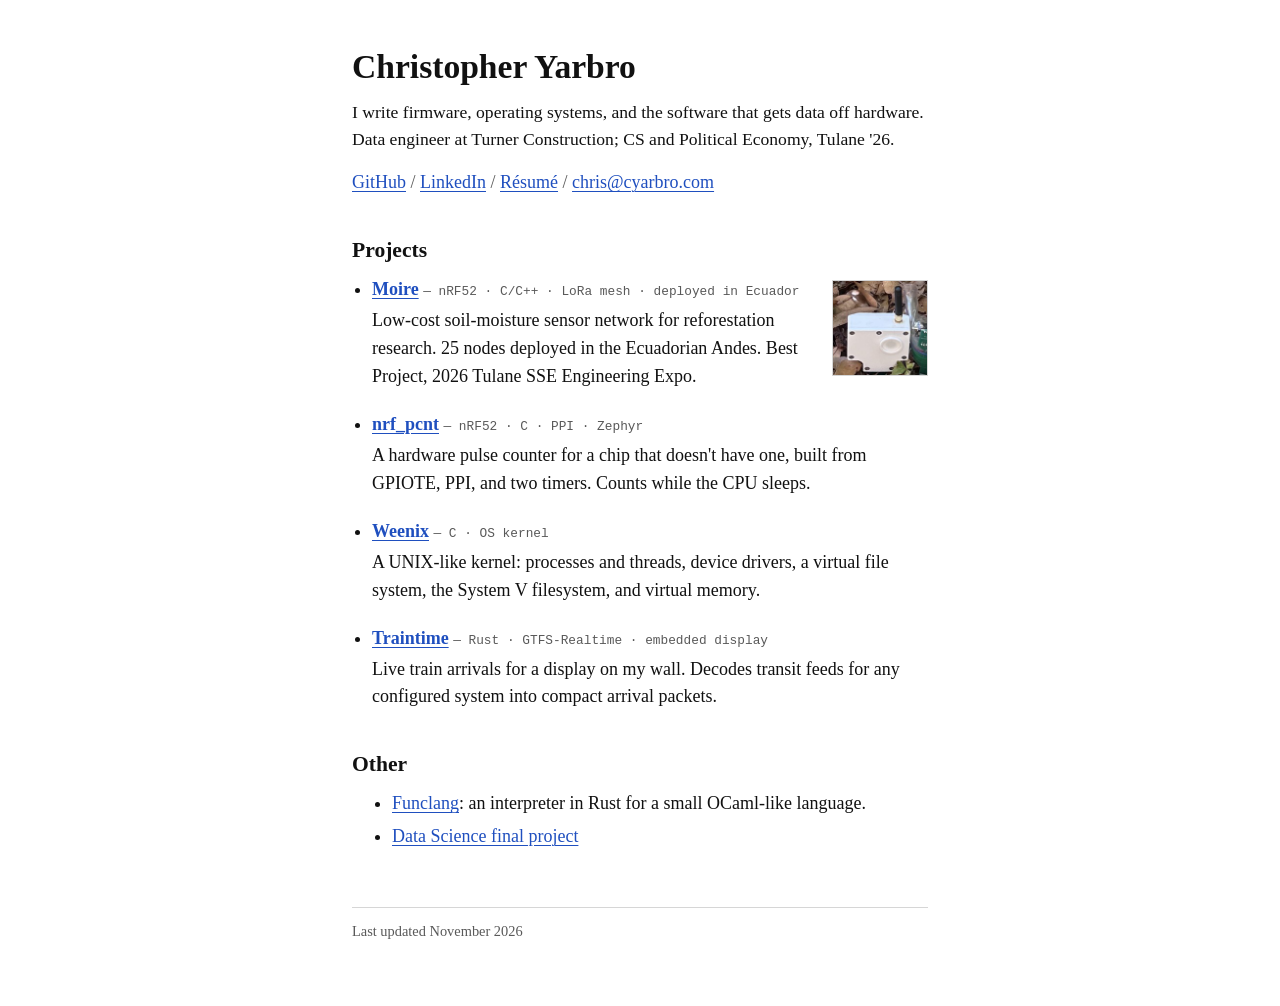
<file: index.html>
<!doctype html>
<html lang="en">
<head>
  <meta charset="utf-8">
  <meta name="viewport" content="width=device-width, initial-scale=1">
  <title>Christopher Yarbro</title>
  <meta name="description" content="Christopher Yarbro: embedded firmware, operating systems, and data engineering.">
  <link rel="stylesheet" href="/style.css">
</head>
<body>
<main>
  <h1>Christopher Yarbro</h1>
  <p class="lead">I write firmware, operating systems, and the software that gets data off hardware. Data engineer at Turner Construction; CS and Political Economy, Tulane '26.</p>
  <div class="links">
    <a href="https://github.com/yarbschris">GitHub</a>
    <a href="https://www.linkedin.com/in/christopher-yarbro-57a099294">LinkedIn</a>
    <a href="/Christopher_Yarbro_Resume.pdf">Résumé</a>
    <a href="mailto:chris@cyarbro.com">chris@cyarbro.com</a>
  </div>

  <h2>Projects</h2>
  <ul class="projects">
    <li>
      <a class="thumb" href="/projects/moire.html" tabindex="-1" aria-hidden="true"><img src="/img/node-thumb.jpg" alt="" width="96" height="96"></a>
      <a class="title" href="/projects/moire.html">Moire</a>
      <div class="tags">nRF52 · C/C++ · LoRa mesh · deployed in Ecuador</div>
      <p>Low-cost soil-moisture sensor network for reforestation research. 25 nodes deployed in the Ecuadorian Andes. Best Project, 2026 Tulane SSE Engineering Expo.</p>
    </li>
    <li>
      <a class="title" href="/projects/nrf-pcnt.html">nrf_pcnt</a>
      <div class="tags">nRF52 · C · PPI · Zephyr</div>
      <p>A hardware pulse counter for a chip that doesn't have one, built from GPIOTE, PPI, and two timers. Counts while the CPU sleeps.</p>
    </li>
    <li>
      <a class="title" href="/projects/weenix.html">Weenix</a>
      <div class="tags">C · OS kernel</div>
      <p>A UNIX-like kernel: processes and threads, device drivers, a virtual file system, the System V filesystem, and virtual memory.</p>
    </li>
    <li>
      <a class="title" href="/projects/traintime.html">Traintime</a>
      <div class="tags">Rust · GTFS-Realtime · embedded display</div>
      <p>Live train arrivals for a display on my wall. Decodes transit feeds for any configured system into compact arrival packets.</p>
    </li>
  </ul>

  <h2>Other</h2>
  <ul>
    <li><a href="https://github.com/yarbschris/funclang_interpreter">Funclang</a>: an interpreter in Rust for a small OCaml-like language.</li>
    <li><a href="/ds-final/">Data Science final project</a></li>
  </ul>

  <footer>Last updated November 2026</footer>
</main>
</body>
</html>
</file>
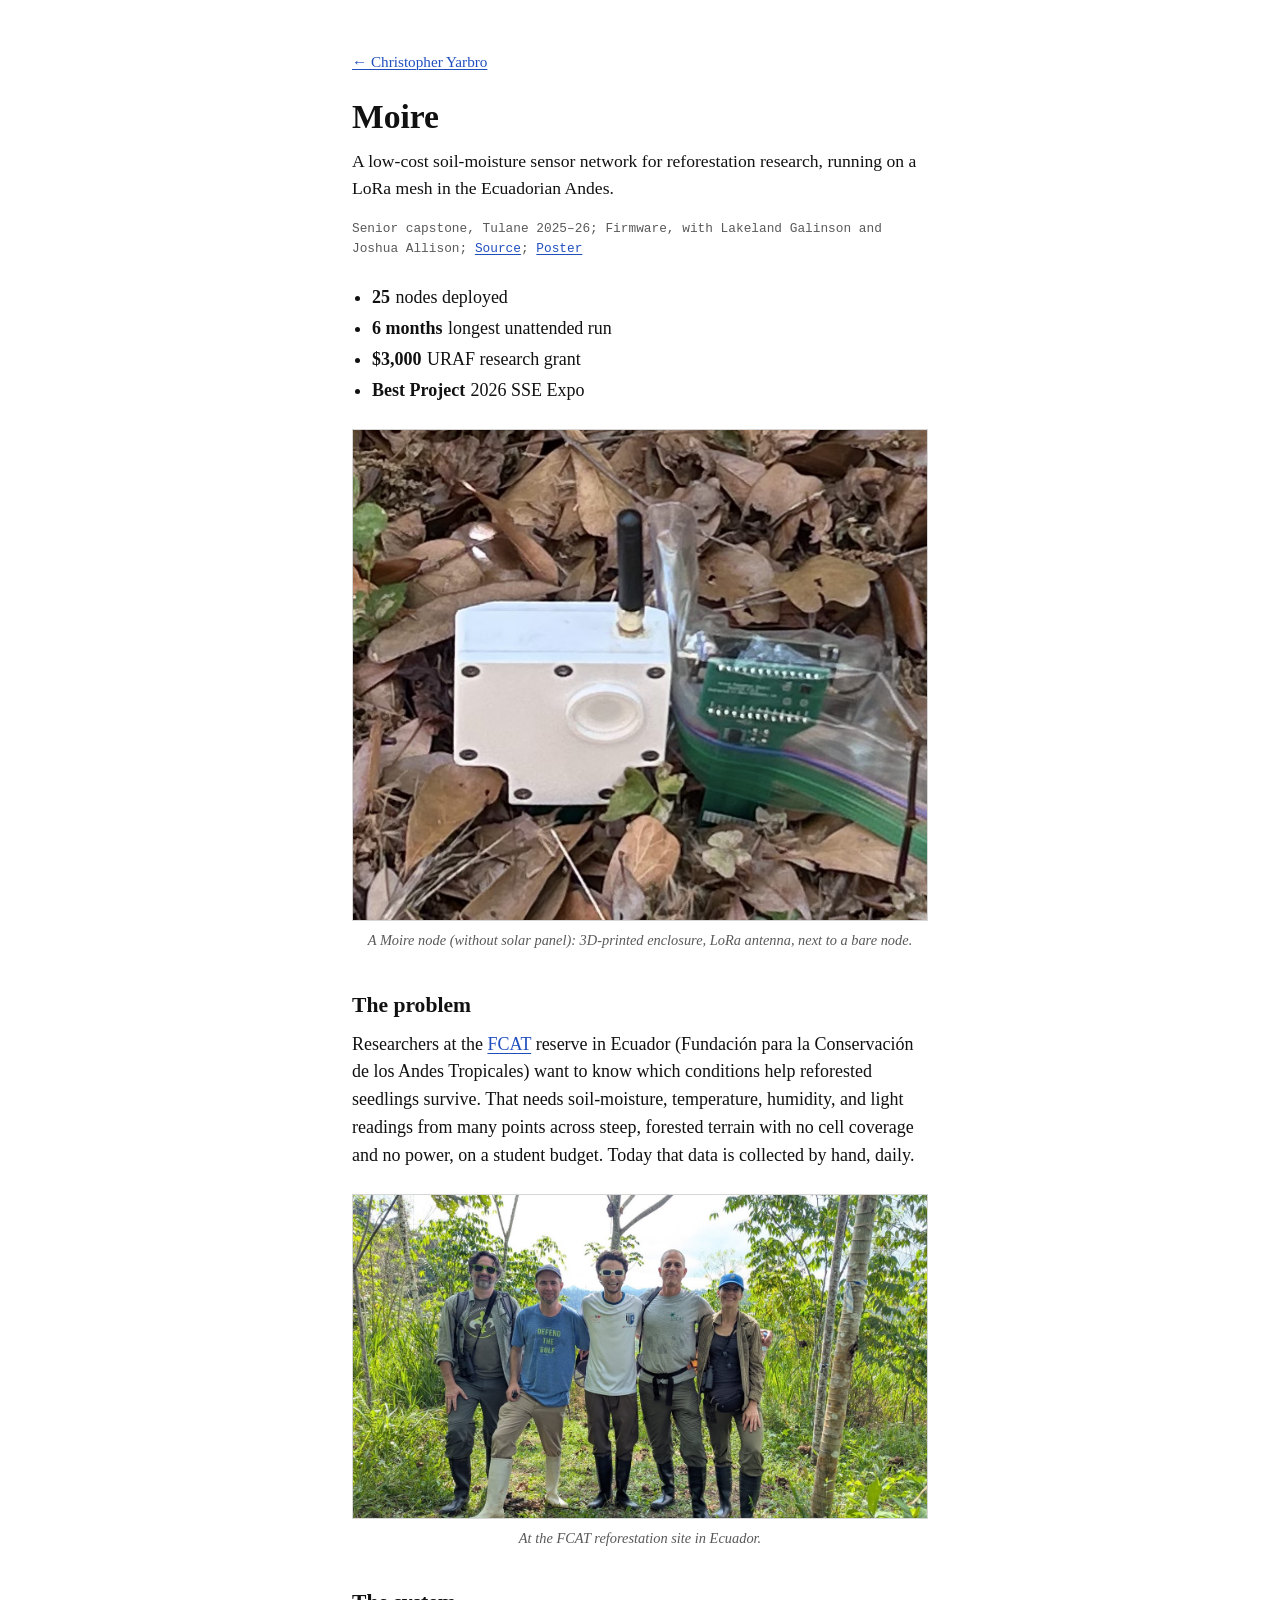
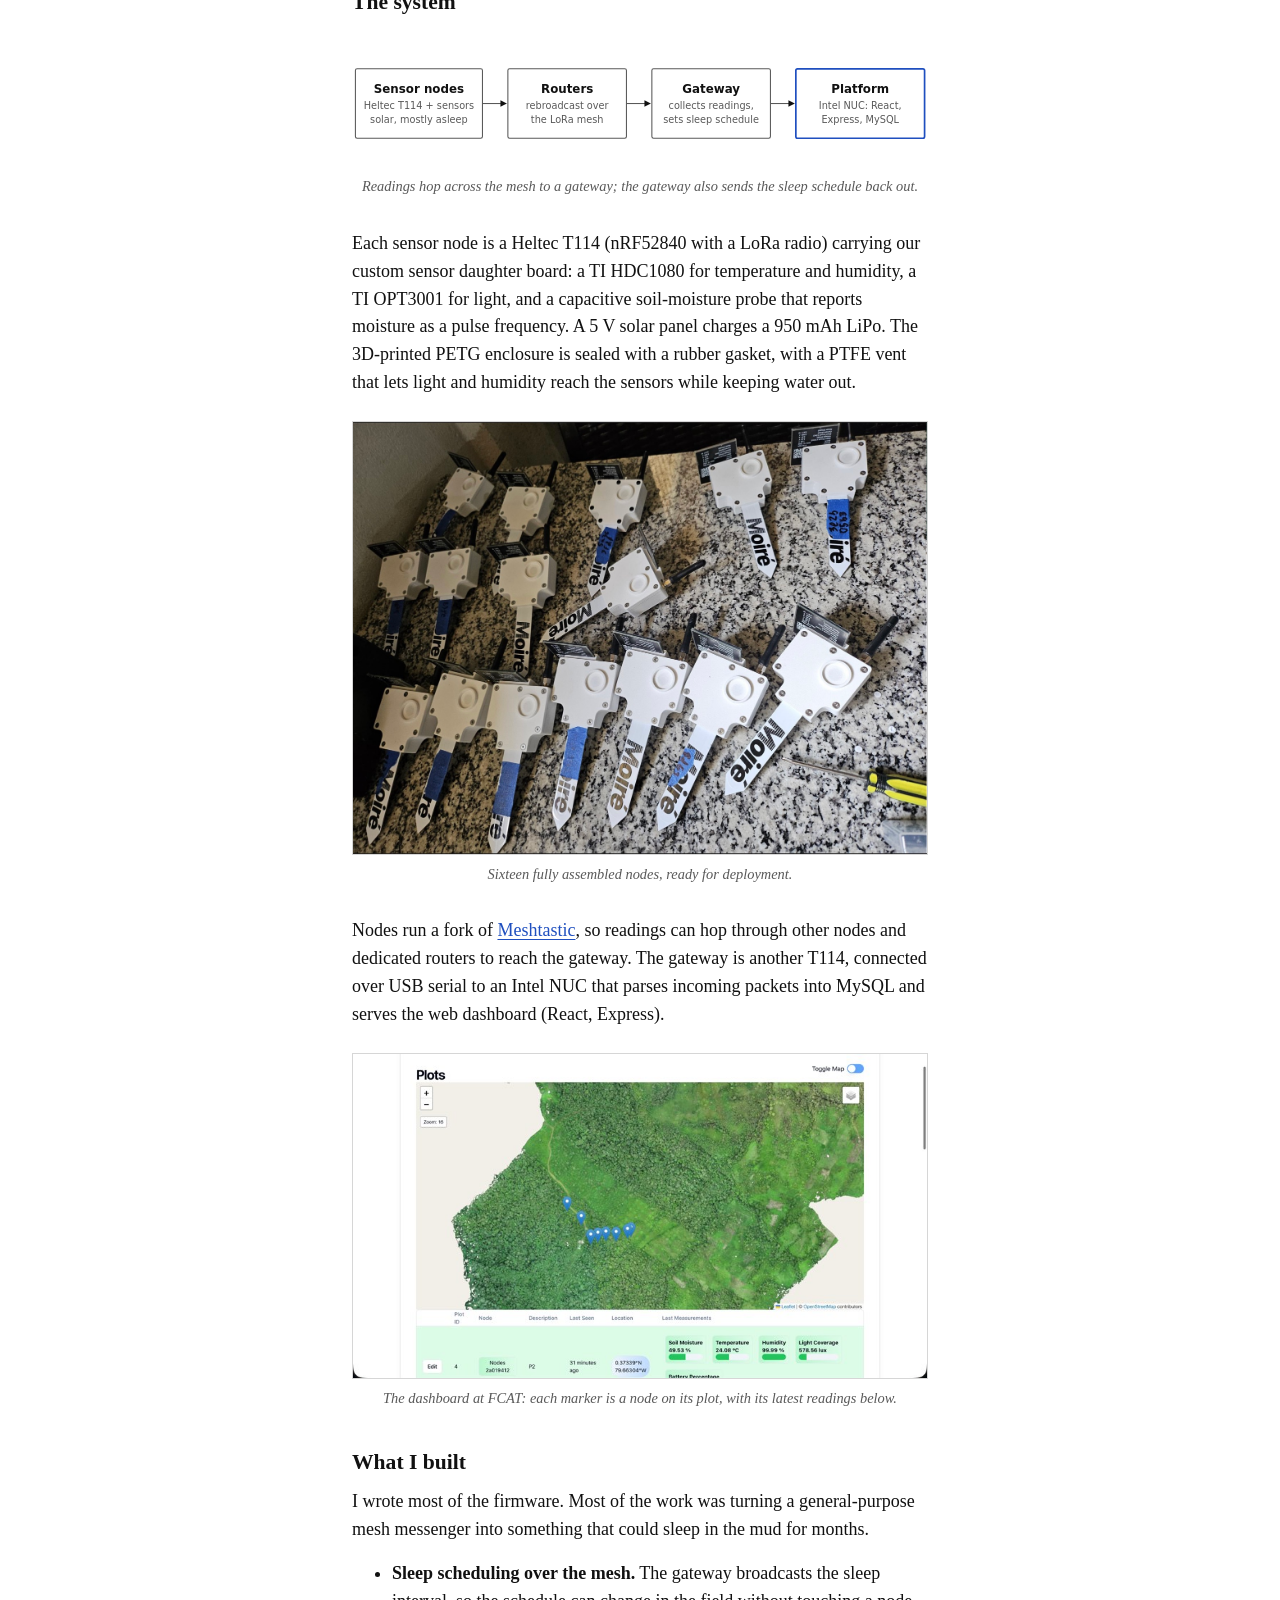
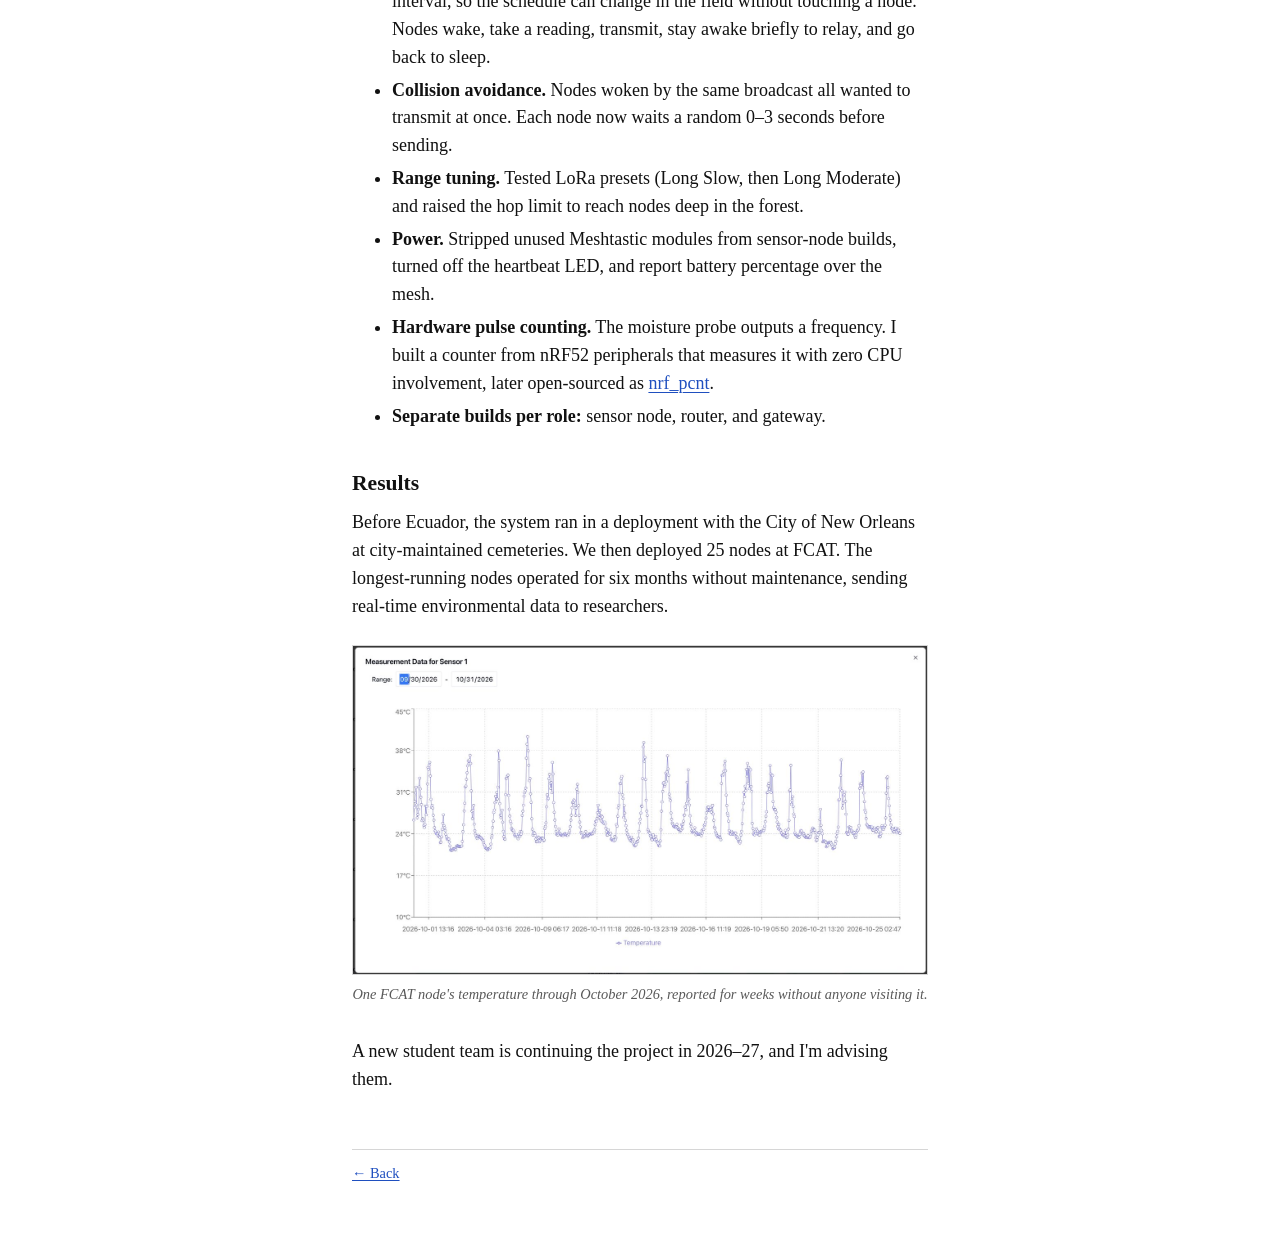
<file: projects/moire.html>
<!doctype html>
<html lang="en">
<head>
  <meta charset="utf-8">
  <meta name="viewport" content="width=device-width, initial-scale=1">
  <title>Moire · Christopher Yarbro</title>
  <meta name="description" content="Moire: a low-cost LoRa soil-moisture sensor network deployed in Ecuador.">
  <link rel="stylesheet" href="/style.css">
</head>
<body>
<main>
  <a class="back" href="/">← Christopher Yarbro</a>
  <h1>Moire</h1>
  <p class="lead">A low-cost soil-moisture sensor network for reforestation research, running on a LoRa mesh in the Ecuadorian Andes.</p>
  <div class="meta"><span>Senior capstone, Tulane 2025–26</span><span>Firmware, with Lakeland Galinson and Joshua Allison</span><span><a href="https://github.com/moire-cs/firmware">Source</a></span><span><a href="/img/moire-poster.jpg">Poster</a></span></div>

  <div class="facts">
    <div><strong>25</strong>nodes deployed</div>
    <div><strong>6 months</strong>longest unattended run</div>
    <div><strong>$3,000</strong>URAF research grant</div>
    <div><strong>Best Project</strong>2026 SSE Expo</div>
  </div>

  <figure>
    <img src="/img/node.jpg" alt="A white 3D-printed Moire sensor node with an antenna, sitting in leaf litter next to its soil-moisture probe" width="1100" height="940">
    <figcaption>A Moire node (without solar panel): 3D-printed enclosure, LoRa antenna, next to a bare node.</figcaption>
  </figure>

  <h2>The problem</h2>
  <p>Researchers at the <a href="https://www.fcat-ecuador.org/">FCAT</a> reserve in Ecuador (Fundación para la Conservación de los Andes Tropicales) want to know which conditions help reforested seedlings survive. That needs soil-moisture, temperature, humidity, and light readings from many points across steep, forested terrain with no cell coverage and no power, on a student budget. Today that data is collected by hand, daily.</p>
  <figure>
    <img src="/img/fcat-team.jpg" alt="Five people in boots standing in a reforestation plot at the FCAT reserve in Ecuador" width="1400" height="788" loading="lazy">
    <figcaption>At the FCAT reforestation site in Ecuador.</figcaption>
  </figure>

  <h2>The system</h2>
  <figure>
    <svg class="wide" viewBox="0 0 680 150" role="img" aria-label="Sensor nodes send readings over a LoRa mesh, through routers, to a gateway that feeds the monitoring platform">
      <defs>
        <marker id="arr" viewBox="0 0 10 10" refX="9" refY="5" markerWidth="6" markerHeight="6" orient="auto-start-reverse">
          <path d="M0 0L10 5L0 10z" fill="currentColor"/>
        </marker>
      </defs>
      <g fill="none" stroke="currentColor" stroke-width="1.25" style="color: var(--muted)">
        <rect x="4" y="34" width="150" height="82" rx="2"/>
        <rect x="184" y="34" width="140" height="82" rx="2"/>
        <rect x="354" y="34" width="140" height="82" rx="2"/>
        <rect x="524" y="34" width="152" height="82" rx="2" style="color: var(--accent)" stroke-width="2"/>
        <path d="M154 75H182" marker-end="url(#arr)"/>
        <path d="M324 75H352" marker-end="url(#arr)"/>
        <path d="M494 75H522" marker-end="url(#arr)"/>
      </g>
      <g font-family="system-ui, sans-serif" fill="var(--fg)" text-anchor="middle">
        <text x="79" y="62" font-size="14" font-weight="600">Sensor nodes</text>
        <text x="79" y="82" font-size="11.5" fill="var(--muted)">Heltec T114 + sensors</text>
        <text x="79" y="98" font-size="11.5" fill="var(--muted)">solar, mostly asleep</text>
        <text x="254" y="62" font-size="14" font-weight="600">Routers</text>
        <text x="254" y="82" font-size="11.5" fill="var(--muted)">rebroadcast over</text>
        <text x="254" y="98" font-size="11.5" fill="var(--muted)">the LoRa mesh</text>
        <text x="424" y="62" font-size="14" font-weight="600">Gateway</text>
        <text x="424" y="82" font-size="11.5" fill="var(--muted)">collects readings,</text>
        <text x="424" y="98" font-size="11.5" fill="var(--muted)">sets sleep schedule</text>
        <text x="600" y="62" font-size="14" font-weight="600">Platform</text>
        <text x="600" y="82" font-size="11.5" fill="var(--muted)">Intel NUC: React,</text>
        <text x="600" y="98" font-size="11.5" fill="var(--muted)">Express, MySQL</text>
      </g>
    </svg>
    <svg class="tall" viewBox="0 0 320 420" role="img" aria-label="Sensor nodes send readings over a LoRa mesh, through routers, to a gateway that feeds the monitoring platform" font-family="system-ui, sans-serif"><defs><marker id="arr2" viewBox="0 0 10 10" refX="9" refY="5" markerWidth="6" markerHeight="6" orient="auto-start-reverse"><path d="M0 0L10 5L0 10z" fill="var(--muted)"/></marker></defs><rect x="20" y="8" width="280" height="76" rx="2" fill="none" stroke="var(--muted)" stroke-width="1.25"/><text x="160" y="36" font-size="15" font-weight="600" text-anchor="middle" fill="var(--fg)">Sensor nodes</text><text x="160" y="58" font-size="13" text-anchor="middle" fill="var(--muted)">Heltec T114, solar powered</text><path d="M160 84V110" stroke="var(--muted)" stroke-width="1.25" marker-end="url(#arr2)"/><rect x="20" y="112" width="280" height="76" rx="2" fill="none" stroke="var(--muted)" stroke-width="1.25"/><text x="160" y="140" font-size="15" font-weight="600" text-anchor="middle" fill="var(--fg)">Routers</text><text x="160" y="162" font-size="13" text-anchor="middle" fill="var(--muted)">rebroadcast over the LoRa mesh</text><path d="M160 188V214" stroke="var(--muted)" stroke-width="1.25" marker-end="url(#arr2)"/><rect x="20" y="216" width="280" height="76" rx="2" fill="none" stroke="var(--muted)" stroke-width="1.25"/><text x="160" y="244" font-size="15" font-weight="600" text-anchor="middle" fill="var(--fg)">Gateway</text><text x="160" y="266" font-size="13" text-anchor="middle" fill="var(--muted)">collects readings, sets sleep schedule</text><path d="M160 292V318" stroke="var(--muted)" stroke-width="1.25" marker-end="url(#arr2)"/><rect x="20" y="320" width="280" height="76" rx="2" fill="none" stroke="var(--accent)" stroke-width="2"/><text x="160" y="348" font-size="15" font-weight="600" text-anchor="middle" fill="var(--fg)">Platform</text><text x="160" y="370" font-size="13" text-anchor="middle" fill="var(--muted)">Intel NUC: React, Express, MySQL</text></svg>
    <figcaption>Readings hop across the mesh to a gateway; the gateway also sends the sleep schedule back out.</figcaption>
  </figure>
  <p>Each sensor node is a Heltec T114 (nRF52840 with a LoRa radio) carrying our custom sensor daughter board: a TI HDC1080 for temperature and humidity, a TI OPT3001 for light, and a capacitive soil-moisture probe that reports moisture as a pulse frequency. A 5 V solar panel charges a 950 mAh LiPo. The 3D-printed PETG enclosure is sealed with a rubber gasket, with a PTFE vent that lets light and humidity reach the sensors while keeping water out.</p>
  <figure>
    <img src="/img/assembled-nodes.jpg" alt="Sixteen fully assembled Moire sensor nodes laid out on a granite counter, each with its white enclosure, antenna, solar panel, and Moiré-branded soil probe" width="1400" height="1053" loading="lazy">
    <figcaption>Sixteen fully assembled nodes, ready for deployment.</figcaption>
  </figure>
  <p>Nodes run a fork of <a href="https://github.com/meshtastic/firmware">Meshtastic</a>, so readings can hop through other nodes and dedicated routers to reach the gateway. The gateway is another T114, connected over USB serial to an Intel NUC that parses incoming packets into MySQL and serves the web dashboard (React, Express).</p>
  <figure>
    <img src="/img/dashboard-fcat.jpg" alt="Moire dashboard showing node markers on satellite imagery of the FCAT site, with the latest soil moisture, temperature, humidity, and light readings for a plot" width="800" height="452" loading="lazy">
    <figcaption>The dashboard at FCAT: each marker is a node on its plot, with its latest readings below.</figcaption>
  </figure>

  <h2>What I built</h2>
  <p>I wrote most of the firmware. Most of the work was turning a general-purpose mesh messenger into something that could sleep in the mud for months.</p>
  <ul>
    <li><strong>Sleep scheduling over the mesh.</strong> The gateway broadcasts the sleep interval, so the schedule can change in the field without touching a node. Nodes wake, take a reading, transmit, stay awake briefly to relay, and go back to sleep.</li>
    <li><strong>Collision avoidance.</strong> Nodes woken by the same broadcast all wanted to transmit at once. Each node now waits a random 0–3 seconds before sending.</li>
    <li><strong>Range tuning.</strong> Tested LoRa presets (Long Slow, then Long Moderate) and raised the hop limit to reach nodes deep in the forest.</li>
    <li><strong>Power.</strong> Stripped unused Meshtastic modules from sensor-node builds, turned off the heartbeat LED, and report battery percentage over the mesh.</li>
    <li><strong>Hardware pulse counting.</strong> The moisture probe outputs a frequency. I built a counter from nRF52 peripherals that measures it with zero CPU involvement, later open-sourced as <a href="/projects/nrf-pcnt.html">nrf_pcnt</a>.</li>
    <li><strong>Separate builds per role:</strong> sensor node, router, and gateway.</li>
  </ul>

  <h2>Results</h2>
  <p>Before Ecuador, the system ran in a deployment with the City of New Orleans at city-maintained cemeteries. We then deployed 25 nodes at FCAT. The longest-running nodes operated for six months without maintenance, sending real-time environmental data to researchers.</p>
  <!-- TODO: what caused the early failures, and what the next revision changes -->
  <figure>
    <img src="/img/temperature.jpg" alt="Line chart of one node's temperature from October 1 to October 25, 2026, showing a daily cycle between about 22 and 38 degrees Celsius" width="1400" height="801" loading="lazy">
    <figcaption>One FCAT node's temperature through October 2026, reported for weeks without anyone visiting it.</figcaption>
  </figure>
  <p>A new student team is continuing the project in 2026–27, and I'm advising them.</p>

  <footer><a href="/">← Back</a></footer>
</main>
</body>
</html>
</file>
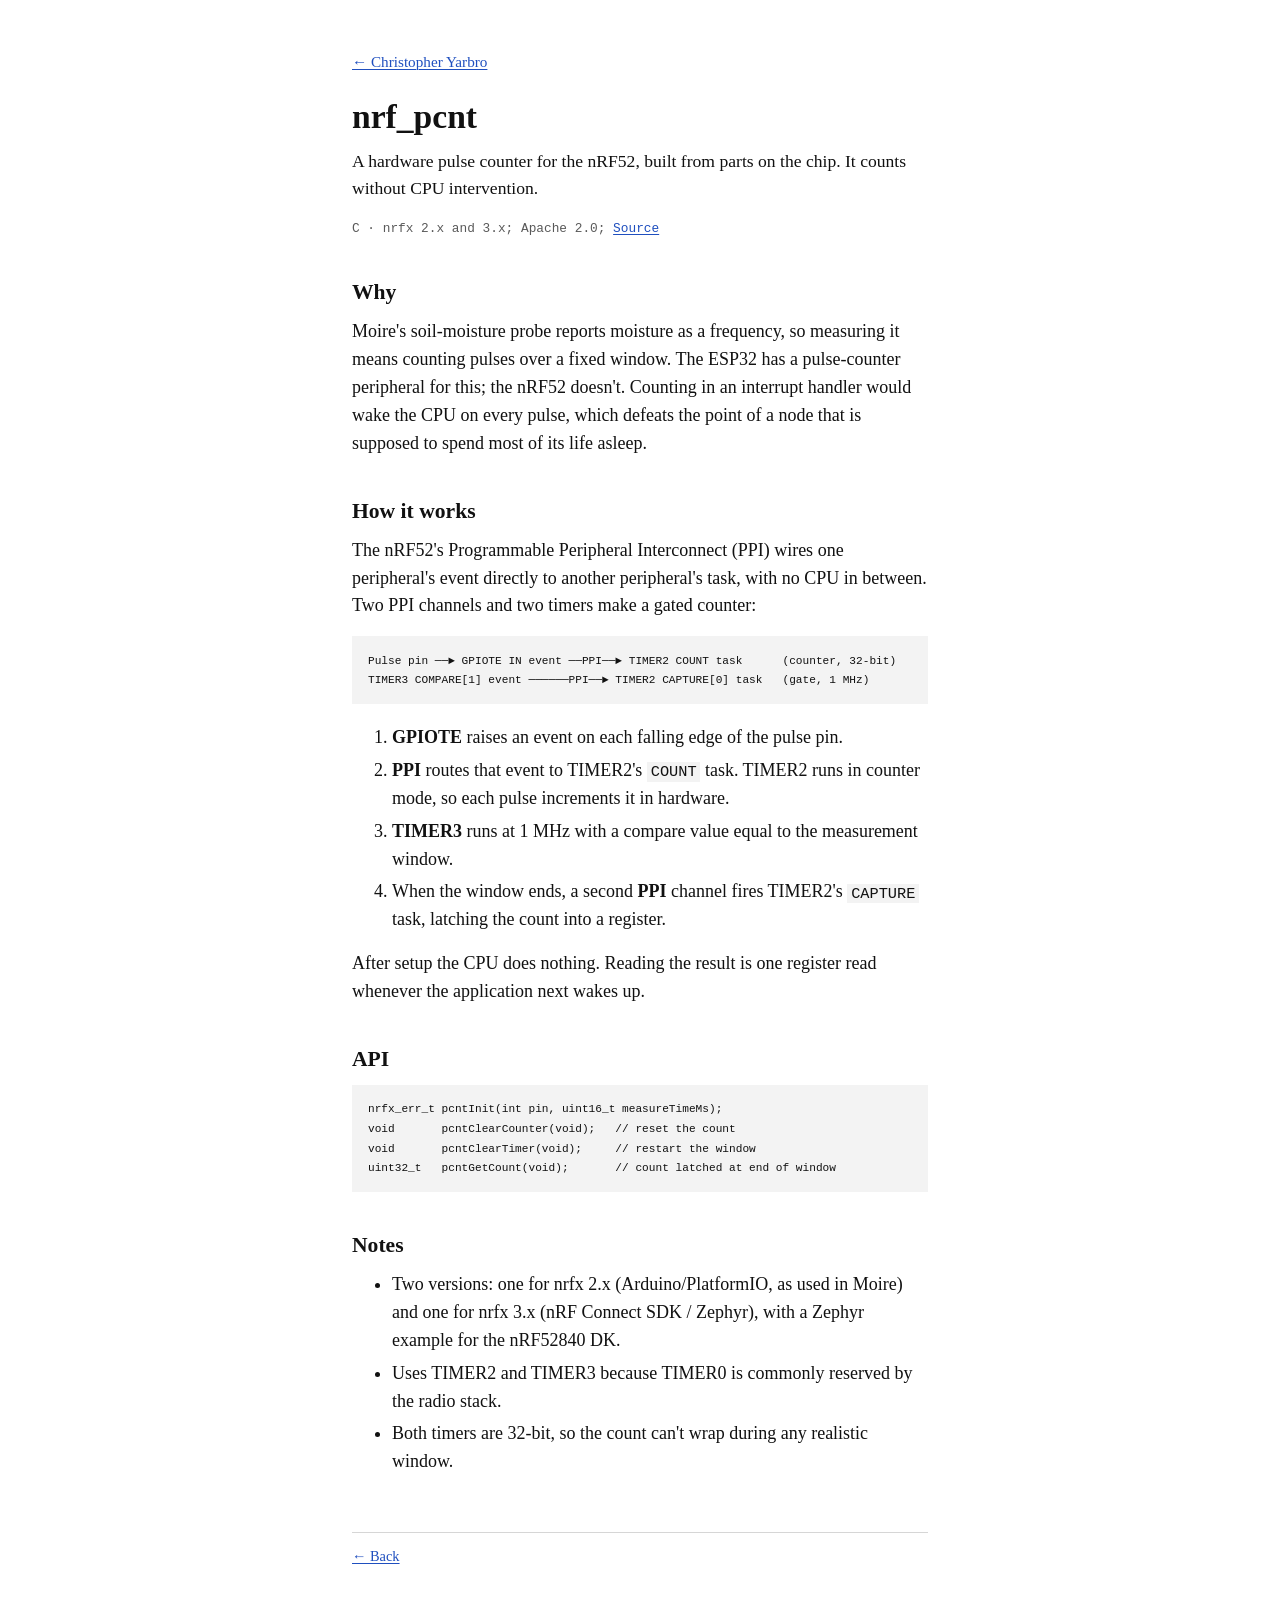
<file: projects/nrf-pcnt.html>
<!doctype html>
<html lang="en">
<head>
  <meta charset="utf-8">
  <meta name="viewport" content="width=device-width, initial-scale=1">
  <title>nrf_pcnt · Christopher Yarbro</title>
  <meta name="description" content="nrf_pcnt: a zero-CPU hardware pulse counter for the nRF52.">
  <link rel="stylesheet" href="/style.css">
</head>
<body>
<main>
  <a class="back" href="/">← Christopher Yarbro</a>
  <h1>nrf_pcnt</h1>
  <p class="lead">A hardware pulse counter for the nRF52, built from parts on the chip. It counts without CPU intervention.</p>
  <div class="meta"><span>C · nrfx 2.x and 3.x</span><span>Apache 2.0</span><span><a href="https://github.com/yarbschris/nrf_pcnt">Source</a></span></div>

  <h2>Why</h2>
  <p>Moire's soil-moisture probe reports moisture as a frequency, so measuring it means counting pulses over a fixed window. The ESP32 has a pulse-counter peripheral for this; the nRF52 doesn't. Counting in an interrupt handler would wake the CPU on every pulse, which defeats the point of a node that is supposed to spend most of its life asleep.</p>

  <h2>How it works</h2>
  <p>The nRF52's Programmable Peripheral Interconnect (PPI) wires one peripheral's event directly to another peripheral's task, with no CPU in between. Two PPI channels and two timers make a gated counter:</p>
<pre><code>Pulse pin ──► GPIOTE IN event ──PPI──► TIMER2 COUNT task      (counter, 32-bit)
TIMER3 COMPARE[1] event ──────PPI──► TIMER2 CAPTURE[0] task   (gate, 1 MHz)</code></pre>
  <ol>
    <li><strong>GPIOTE</strong> raises an event on each falling edge of the pulse pin.</li>
    <li><strong>PPI</strong> routes that event to TIMER2's <code>COUNT</code> task. TIMER2 runs in counter mode, so each pulse increments it in hardware.</li>
    <li><strong>TIMER3</strong> runs at 1 MHz with a compare value equal to the measurement window.</li>
    <li>When the window ends, a second <strong>PPI</strong> channel fires TIMER2's <code>CAPTURE</code> task, latching the count into a register.</li>
  </ol>
  <p>After setup the CPU does nothing. Reading the result is one register read whenever the application next wakes up.</p>

  <h2>API</h2>
<pre><code>nrfx_err_t pcntInit(int pin, uint16_t measureTimeMs);
void       pcntClearCounter(void);   // reset the count
void       pcntClearTimer(void);     // restart the window
uint32_t   pcntGetCount(void);       // count latched at end of window</code></pre>

  <h2>Notes</h2>
  <ul>
    <li>Two versions: one for nrfx 2.x (Arduino/PlatformIO, as used in Moire) and one for nrfx 3.x (nRF Connect SDK / Zephyr), with a Zephyr example for the nRF52840 DK.</li>
    <li>Uses TIMER2 and TIMER3 because TIMER0 is commonly reserved by the radio stack.</li>
    <li>Both timers are 32-bit, so the count can't wrap during any realistic window.</li>
  </ul>

  <footer><a href="/">← Back</a></footer>
</main>
</body>
</html>
</file>
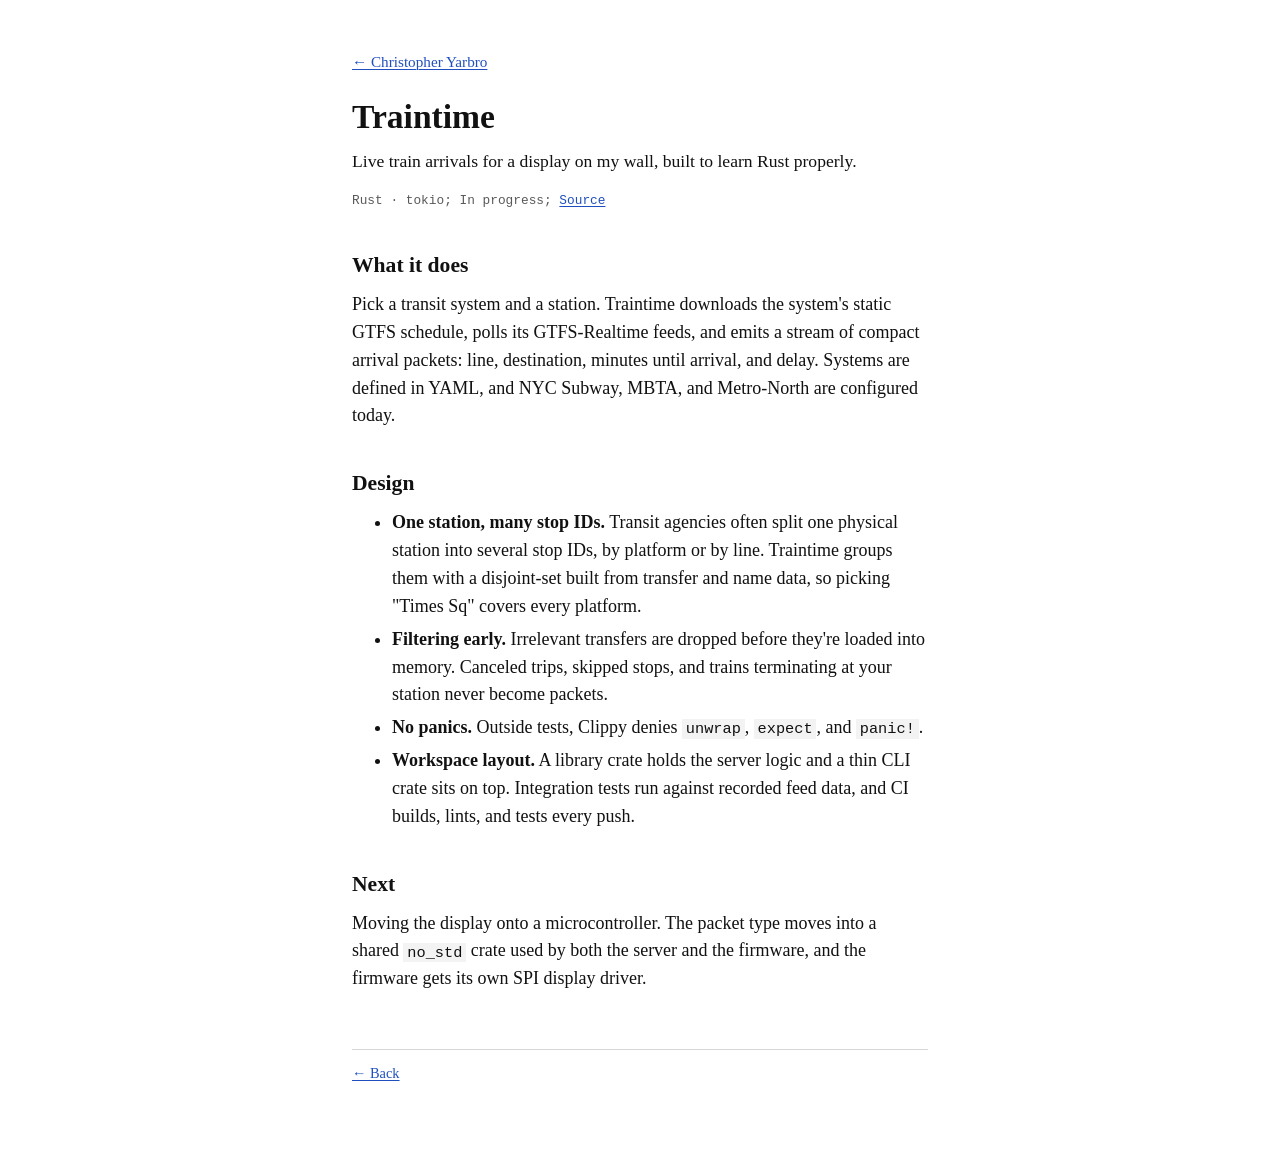
<file: projects/traintime.html>
<!doctype html>
<html lang="en">
<head>
  <meta charset="utf-8">
  <meta name="viewport" content="width=device-width, initial-scale=1">
  <title>Traintime · Christopher Yarbro</title>
  <meta name="description" content="Traintime: live train arrivals from GTFS-Realtime feeds, in Rust.">
  <link rel="stylesheet" href="/style.css">
</head>
<body>
<main>
  <a class="back" href="/">← Christopher Yarbro</a>
  <h1>Traintime</h1>
  <p class="lead">Live train arrivals for a display on my wall, built to learn Rust properly.</p>
  <div class="meta"><span>Rust · tokio</span><span>In progress</span><span><a href="https://github.com/yarbschris/Traintime">Source</a></span></div>

  <h2>What it does</h2>
  <p>Pick a transit system and a station. Traintime downloads the system's static GTFS schedule, polls its GTFS-Realtime feeds, and emits a stream of compact arrival packets: line, destination, minutes until arrival, and delay. Systems are defined in YAML, and NYC Subway, MBTA, and Metro-North are configured today.</p>

  <h2>Design</h2>
  <ul>
    <li><strong>One station, many stop IDs.</strong> Transit agencies often split one physical station into several stop IDs, by platform or by line. Traintime groups them with a disjoint-set built from transfer and name data, so picking "Times Sq" covers every platform.</li>
    <li><strong>Filtering early.</strong> Irrelevant transfers are dropped before they're loaded into memory. Canceled trips, skipped stops, and trains terminating at your station never become packets.</li>
    <li><strong>No panics.</strong> Outside tests, Clippy denies <code>unwrap</code>, <code>expect</code>, and <code>panic!</code>.</li>
    <li><strong>Workspace layout.</strong> A library crate holds the server logic and a thin CLI crate sits on top. Integration tests run against recorded feed data, and CI builds, lints, and tests every push.</li>
  </ul>

  <h2>Next</h2>
  <p>Moving the display onto a microcontroller. The packet type moves into a shared <code>no_std</code> crate used by both the server and the firmware, and the firmware gets its own SPI display driver.</p>
  <!-- TODO: photo of the display once it's running -->

  <footer><a href="/">← Back</a></footer>
</main>
</body>
</html>
</file>
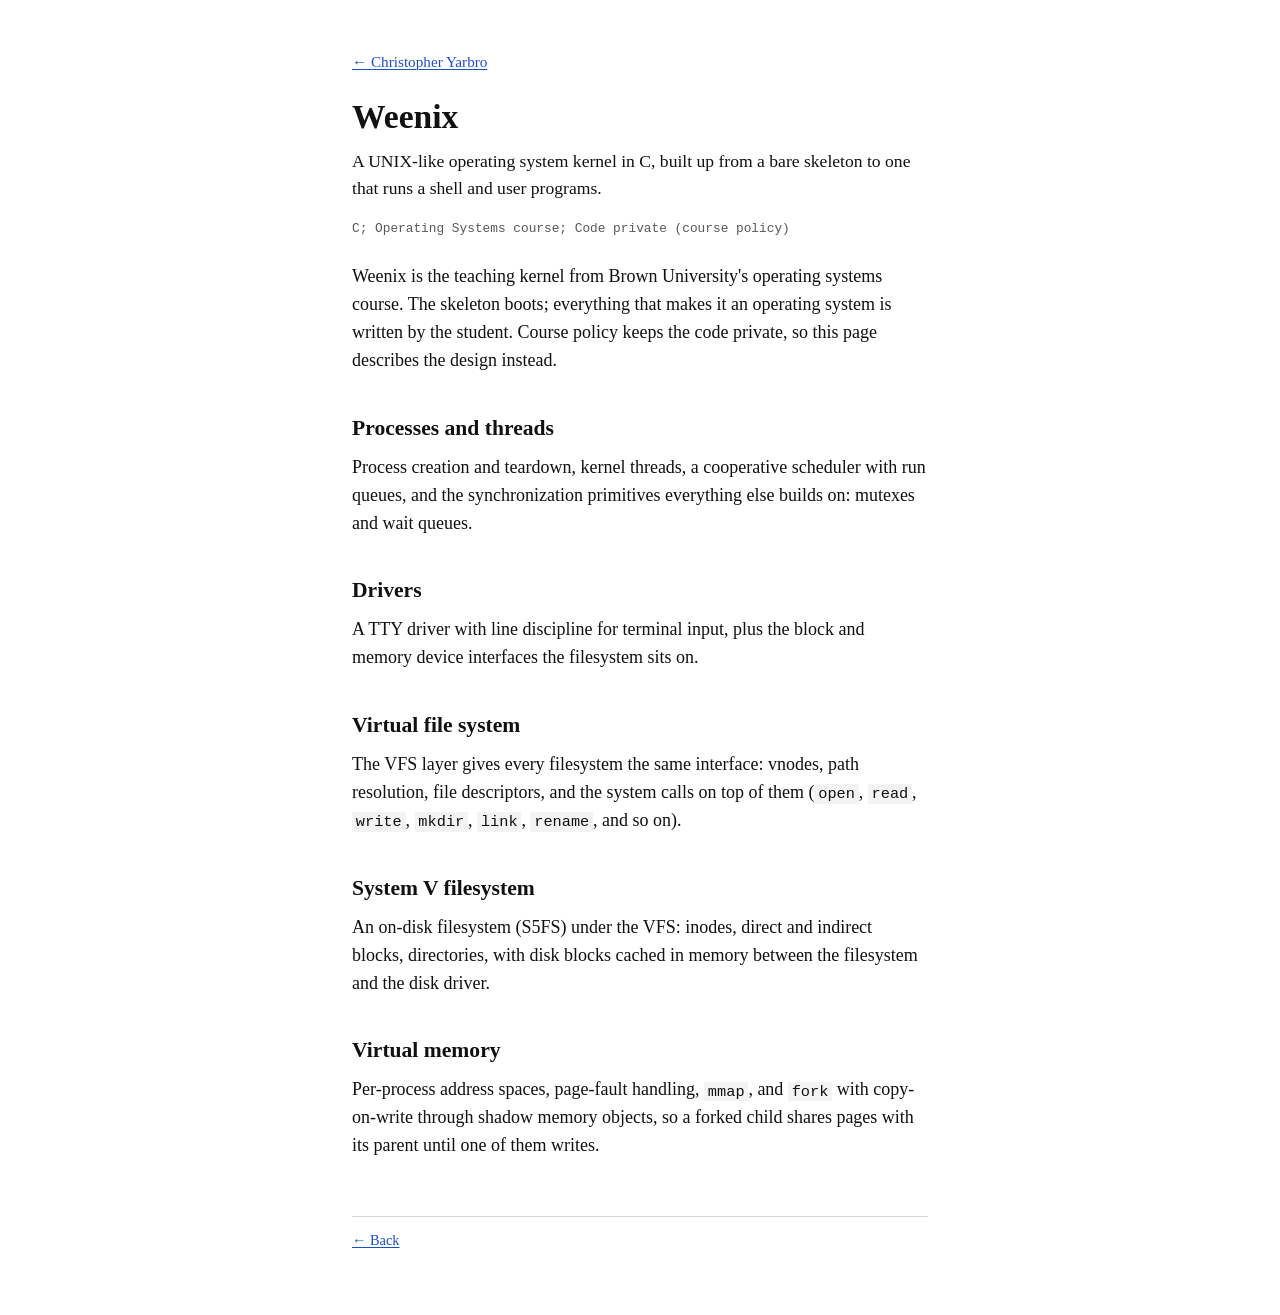
<file: projects/weenix.html>
<!doctype html>
<html lang="en">
<head>
  <meta charset="utf-8">
  <meta name="viewport" content="width=device-width, initial-scale=1">
  <title>Weenix · Christopher Yarbro</title>
  <meta name="description" content="Weenix: a UNIX-like operating system kernel written in C.">
  <link rel="stylesheet" href="/style.css">
</head>
<body>
<main>
  <a class="back" href="/">← Christopher Yarbro</a>
  <h1>Weenix</h1>
  <p class="lead">A UNIX-like operating system kernel in C, built up from a bare skeleton to one that runs a shell and user programs.</p>
  <div class="meta"><span>C</span><span>Operating Systems course</span><span>Code private (course policy)</span></div>

  <p>Weenix is the teaching kernel from Brown University's operating systems course. The skeleton boots; everything that makes it an operating system is written by the student. Course policy keeps the code private, so this page describes the design instead.</p>

  <h2>Processes and threads</h2>
  <p>Process creation and teardown, kernel threads, a cooperative scheduler with run queues, and the synchronization primitives everything else builds on: mutexes and wait queues.</p>

  <h2>Drivers</h2>
  <p>A TTY driver with line discipline for terminal input, plus the block and memory device interfaces the filesystem sits on.</p>

  <h2>Virtual file system</h2>
  <p>The VFS layer gives every filesystem the same interface: vnodes, path resolution, file descriptors, and the system calls on top of them (<code>open</code>, <code>read</code>, <code>write</code>, <code>mkdir</code>, <code>link</code>, <code>rename</code>, and so on).</p>

  <h2>System V filesystem</h2>
  <p>An on-disk filesystem (S5FS) under the VFS: inodes, direct and indirect blocks, directories, with disk blocks cached in memory between the filesystem and the disk driver.</p>

  <h2>Virtual memory</h2>
  <p>Per-process address spaces, page-fault handling, <code>mmap</code>, and <code>fork</code> with copy-on-write through shadow memory objects, so a forked child shares pages with its parent until one of them writes.</p>

  <!-- TODO: add the hardest bug you hit and how you found it. One concrete story is worth more than this whole page. -->

  <footer><a href="/">← Back</a></footer>
</main>
</body>
</html>
</file>
<file: style.css>
:root {
  --bg: #ffffff;
  --fg: #111111;
  --muted: #595959;
  --rule: #d6d6d6;
  --accent: #1f4fbf;
  --visited: #5b3a9e;
  --code-bg: #f3f3f3;
  --serif: Charter, "Bitstream Charter", "Iowan Old Style", "Sitka Text", Cambria, Georgia, serif;
  --sans: -apple-system, "Helvetica Neue", Helvetica, Arial, sans-serif;
  --mono: "SF Mono", Menlo, Consolas, "Liberation Mono", monospace;
}

@media (prefers-color-scheme: dark) {
  :root {
    --bg: #121212;
    --fg: #e4e4e4;
    --muted: #9a9a9a;
    --rule: #333333;
    --accent: #7fa8ff;
    --visited: #b79cf0;
    --code-bg: #1e1e1e;
  }
}

* { box-sizing: border-box; }

body {
  margin: 0;
  background: var(--bg);
  color: var(--fg);
  font: 18px/1.55 var(--serif);
}

main {
  max-width: 38rem;
  margin: 0 auto;
  padding: 3rem 1rem 4rem;
}

a { color: var(--accent); text-underline-offset: 0.15em; text-decoration-thickness: 1px; }
a:visited { color: var(--visited); }
a:hover { text-decoration-thickness: 2px; }

h1 { font-size: 2.1rem; line-height: 1.15; margin: 0 0 0.75rem; font-weight: 700; }
h2 { font-size: 1.35rem; line-height: 1.25; margin: 2.5rem 0 0.75rem; font-weight: 700; }
h3 { font-size: 1.1rem; margin: 1.75rem 0 0.5rem; font-style: italic; font-weight: 600; }

p, ul, ol { margin: 0 0 1rem; }
li { margin-bottom: 0.3rem; }

.lead { font-size: 1.1rem; margin-bottom: 1rem; }

.links a + a::before { content: "/ "; color: var(--muted); display: inline-block; white-space: pre; text-decoration: none; }

.back { display: inline-block; margin-bottom: 1.5rem; font-size: 0.95rem; }

.meta { font: 0.8rem/1.6 var(--mono); color: var(--muted); margin-bottom: 1.5rem; }
.meta span + span::before { content: "; "; }

/* Project list on the home page */
.projects { padding-left: 1.25rem; }
.projects li { margin-bottom: 1.25rem; }
.projects a.title { font-weight: 700; }
.projects .tags { display: inline; font: 0.8rem/1.5 var(--mono); color: var(--muted); }
.projects .tags::before { content: " — "; }
.projects p { margin: 0.2rem 0 0; }
.projects li::after { content: ""; display: block; clear: both; }
.projects .thumb { float: right; margin: 4px 0 8px 16px; }
.projects .thumb img { display: block; width: 96px; height: 96px; border: 1px solid var(--rule); }

/* Numbers at a glance: a plain list, not a dashboard */
.facts { margin: 0 0 1.5rem; padding-left: 1.25rem; }
.facts div { display: list-item; margin-bottom: 0.2rem; }
.facts strong { margin-right: 0.3em; }

code { font: 0.85em var(--mono); background: var(--code-bg); padding: 0.05em 0.25em; }
pre {
  font: 0.82rem/1.5 var(--mono);
  background: var(--code-bg);
  padding: 0.9rem 1rem;
  overflow-x: auto;
  margin: 0 0 1.25rem;
}
pre code { background: none; padding: 0; }

figure { margin: 1.5rem 0 2rem; }
figure svg { width: 100%; height: auto; display: block; font-family: var(--sans); }
figcaption { font-size: 0.9rem; font-style: italic; color: var(--muted); margin-top: 0.5rem; text-align: center; }

footer { margin-top: 3.5rem; padding-top: 0.75rem; border-top: 1px solid var(--rule); font-size: 0.9rem; color: var(--muted); }

figure svg.tall { display: none; max-width: 22rem; margin: 0 auto; }
@media (max-width: 560px) {
  figure svg.wide { display: none; }
  figure svg.tall { display: block; }
}

figure img { width: 100%; height: auto; display: block; border: 1px solid var(--rule); }
</file>
